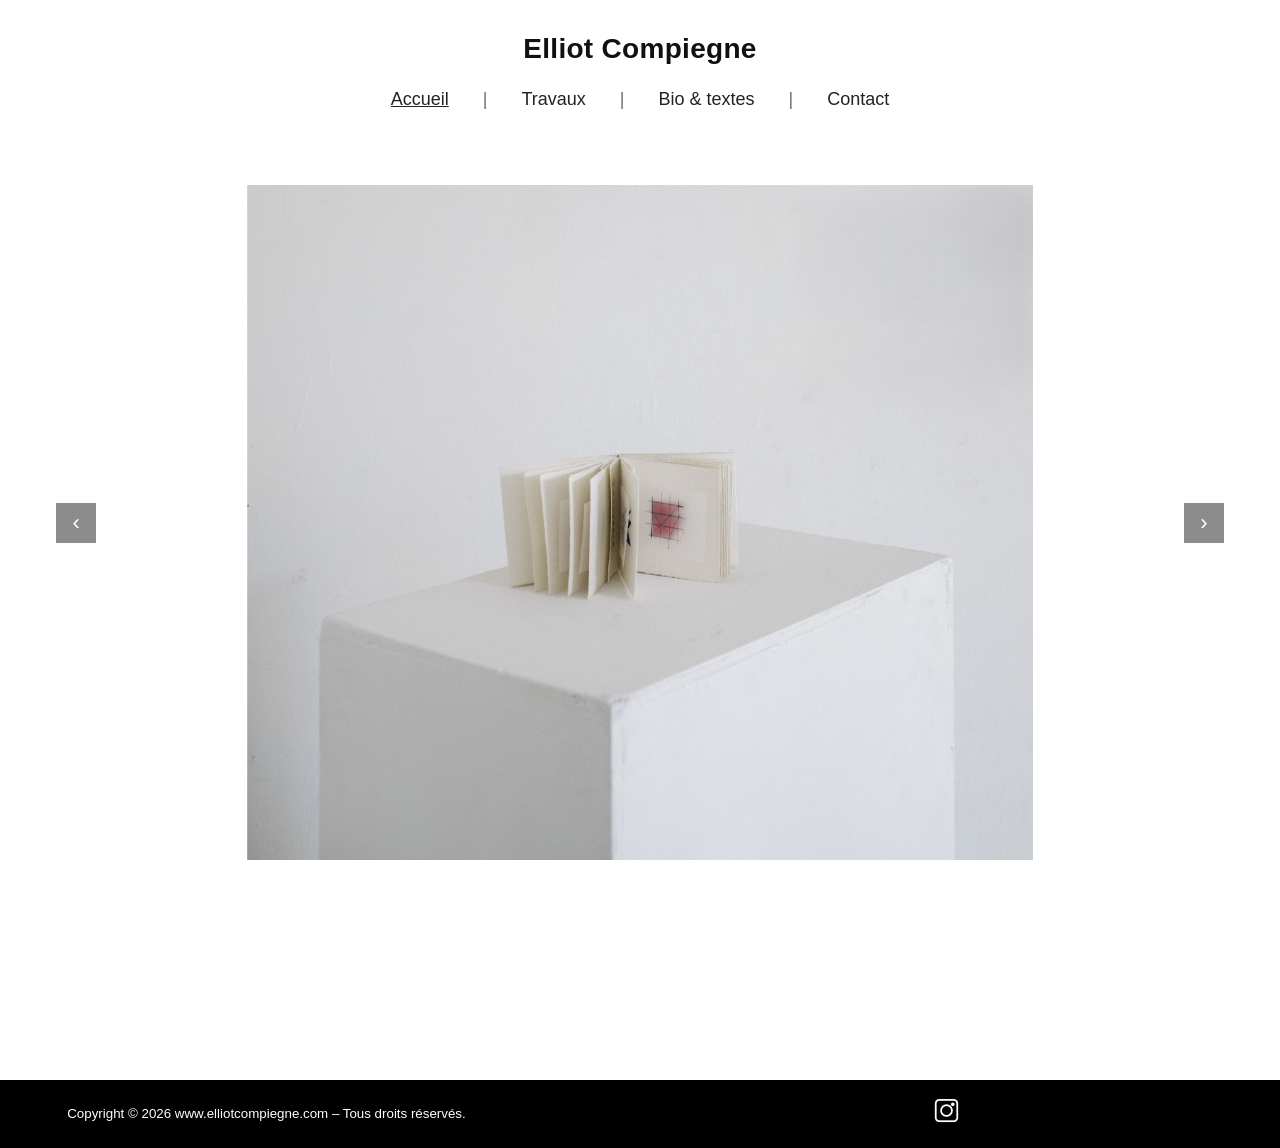
<file: index.html>
<!doctype html>
<html lang="fr">
<head>
  <meta charset="utf-8" />
  <meta name="viewport" content="width=device-width,initial-scale=1" />
  <title>Elliot Compiegne – Accueil</title>
  <link rel="stylesheet" href="css/style.css" />
</head>
<body class="page-accueil">
  <header class="site-header">
    <h1 class="artist-name">Elliot Compiegne</h1>
    <nav class="main-nav">
      <a href="index.html" class="is-active">Accueil</a>
      <span class="sep">|</span>
      <a href="travaux.html">Travaux</a>
      <span class="sep">|</span>
      <a href="bio.html">Bio & textes</a>
      <span class="sep">|</span>
      <a href="contact.html">Contact</a>
    </nav>
  </header>

  <main class="container">
    <!--
      DIAPORAMA : 
      - Remplace les <img> par tes fichiers (max 10–15 images).
      - Hauteur/largeur du "bloc" se gèrent dans CSS (.home-slider).
      - Chaque image peut pointer vers un travail spécifique via l'ancre (#id)
        pour ouvrir directement son détail dans la page Travaux.
    -->
    <section class="home-slider" aria-label="Aperçu de travaux">
      <div class="slides">
        <a href="travaux.html#1" class="slide">
          <img src="edition/edition.jpg" alt="1" />
        </a>
        <a href="travaux.html#2" class="slide">
          <img src="vues-densemble/noir-et-blanc-vue-densembke.jpg" alt="2" />
        </a>
        <a href="travaux.html#3" class="slide">
          <img src="dessin-gravure/dessin-1.JPG" alt="3" />
        </a>
        <a href="travaux.html#4" class="slide">
          <img src="ludus/ludus-ensemble.jpg" alt="4" />
        </a>
        <a href="travaux.html#5" class="slide">
          <img src="monotypes/chemins-detail.jpg" alt="5" />
        </a>
        <a href="travaux.html#6" class="slide">
          <img src="repertoire-formel-n1/r1-dessin-6.jpg" alt="6" />
        </a>
        <a href="travaux.html#7" class="slide">
          <img src="araignees/araignee-1.jpg" alt="7" />
        </a>
        <a href="travaux.html#8" class="slide">
          <img src="hypotheses/03.jpg" alt="8" />
        </a>
        <a href="travaux.html#9" class="slide">
          <img src="monotypes/couleurs.jpg" alt="9" />
        </a>
        <a href="travaux.html#10" class="slide">
          <img src="ludus/ludus-estampe-2.jpg" alt="10" />
        </a>
        <a href="travaux.html#11" class="slide">
          <img src="hypotheses/09.jpg" alt="11" />
        </a>
        <a href="travaux.html#12" class="slide">
          <img src="hypotheses/06.jpg" alt="12" />
        </a>
        <a href="travaux.html#13" class="slide">
          <img src="monotypes/eccorce-detail.jpg" alt="13" />
        </a>
        <!-- Ajoute/retire des <a class="slide"> au besoin -->
      </div>
      <button class="nav prev" aria-label="Image précédente">‹</button>
      <button class="nav next" aria-label="Image suivante">›</button>
    </section>

    <!-- Petit espace pour que le footer ne soit PAS visible sans scroller -->
    <div class="push"></div>
  </main>

  <footer class="site-footer">
    <div class="footer-inner">
      <small>Copyright © <span data-year></span> www.elliotcompiegne.com – Tous droits réservés.</small>
      <a class="mail" href="mailto:ton.adresse@mail.com"></a>
      <a class="instagram" href="https://www.instagram.com/elliotcompiegne/"><img src="icones/insta3.jpg" alt="logo-instagram"></a> 
        <!-- Icône Instagram en SVG (modifiable) -->
        <svg viewBox="0 0 24 24" width="20" height="20" aria-hidden="true">
          <path d="M7 2h10a5 5 0 0 1 5 5v10a5 5 0 0 1-5 5H7a5 5 0 0 1-5-5V7a5 5 0 0 1 5-5zm0 2a3 3 0 0 0-3 3v10a3 3 0 0 0 3 3h10a3 3 0 0 0 3-3V7a3 3 0 0 0-3-3H7zm5 3.5a5.5 5.5 0 1 1 0 11.001 5.5 5.5 0 0 1 0-11zM18 6.5a1 1 0 1 1 0 2.001 1 1 0 0 1 0-2z"/>
        </svg>
      
    </div>
  </footer>

  <script src="js/main.js"></script>
</body>
</html>
</file>
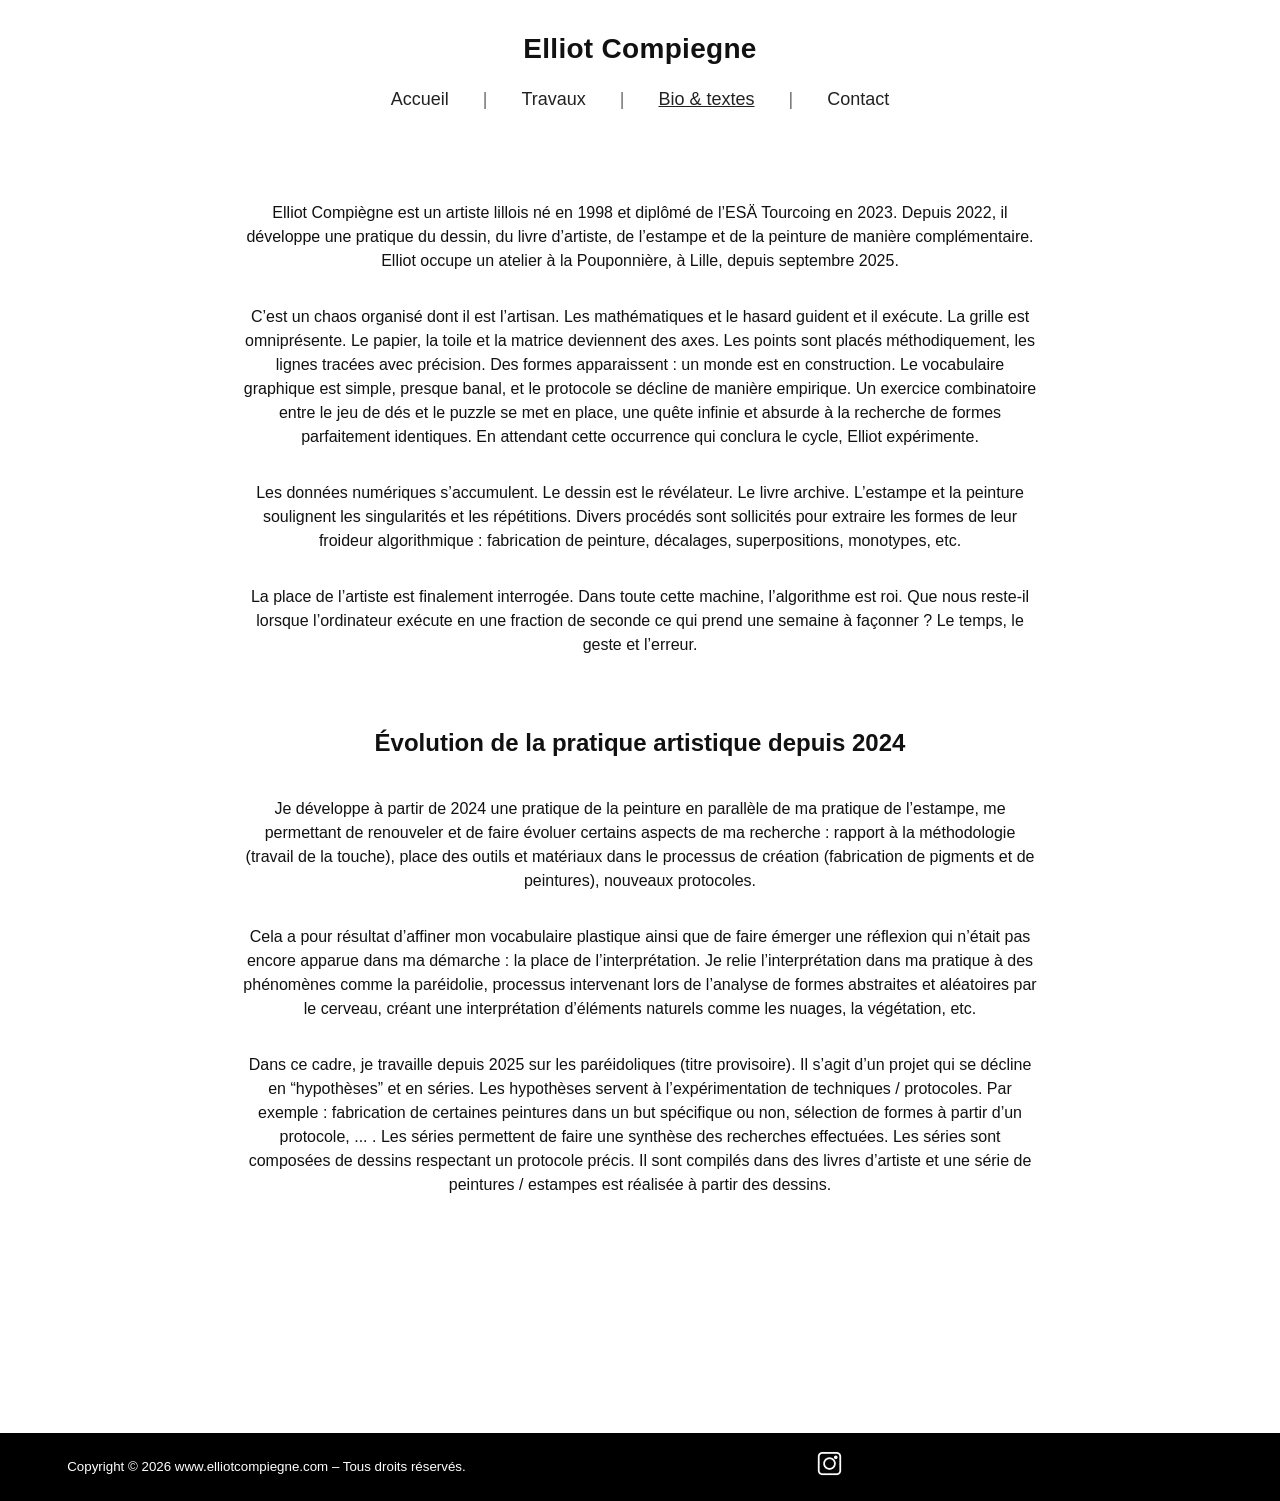
<file: bio.html>
<!doctype html>
<html lang="fr">
<head>
  <meta charset="utf-8" />
  <meta name="viewport" content="width=device-width,initial-scale=1" />
  <title>Elliot Compiegne – Bio</title>
  <link rel="stylesheet" href="css/style.css" />
</head>
<body class="page-texte">
  <header class="site-header">
    <h1 class="artist-name">Elliot Compiegne</h1>
    <nav class="main-nav">
      <a href="index.html">Accueil</a>
      <span class="sep">|</span>
      <a href="travaux.html">Travaux</a>
      <span class="sep">|</span>
      <a href="bio.html" class="is-active">Bio & textes</a>
      <span class="sep">|</span>
      <a href="contact.html">Contact</a>
    </nav>
  </header>

  <main class="container">
    <section class="text-block">
      <!--
        AJOUTE TON TEXTE ICI : titres (<h2>), paragraphes (<p>), images (<img>).
        Toutes les images à l'intérieur de .text-block sont centrées et ne dépassent pas la largeur du bloc.
      -->
      
      <p>Elliot Compiègne est un artiste lillois né en 1998 et diplômé de l’ESÄ Tourcoing en 2023. Depuis 2022, il développe une pratique du dessin, du livre d’artiste, de l’estampe et de la peinture de manière complémentaire. Elliot occupe un atelier à la Pouponnière, à Lille, depuis septembre 2025.</p>
      <p>C’est un chaos organisé dont il est l’artisan. Les mathématiques et le hasard guident et il exécute. La grille est omniprésente. Le papier, la toile et la matrice deviennent des axes. Les points sont placés méthodiquement, les lignes tracées avec précision. Des formes apparaissent : un monde est en construction. Le vocabulaire graphique est simple, presque banal, et le protocole se décline de manière empirique. Un exercice combinatoire entre le jeu de dés et le puzzle se met en place, une quête infinie et absurde à la recherche de formes parfaitement identiques. En attendant cette occurrence qui conclura le cycle, Elliot expérimente.</p>
      <p>Les données numériques s’accumulent. Le dessin est le révélateur. Le livre archive. L’estampe et la peinture soulignent les singularités et les répétitions. Divers procédés sont sollicités pour extraire les formes de leur froideur algorithmique : fabrication de peinture, décalages, superpositions, monotypes, etc.</p>
      <p>La place de l’artiste est finalement interrogée. Dans toute cette machine, l’algorithme est roi. Que nous reste-il lorsque l’ordinateur exécute en une fraction de seconde ce qui prend une semaine à façonner ? Le temps, le geste et l’erreur.</p>
      <p></p>
      <h2>Évolution de la pratique artistique depuis 2024</h2>
      <p>Je développe à partir de 2024 une pratique de la peinture en parallèle de ma pratique de l’estampe, me permettant de renouveler et de faire évoluer certains aspects de ma recherche : rapport à la méthodologie (travail de la touche), place des outils et matériaux dans le processus de création (fabrication de pigments et de peintures), nouveaux protocoles.</p>
      <p>Cela a pour résultat d’affiner mon vocabulaire plastique ainsi que de faire émerger une réflexion qui n’était pas encore apparue dans ma démarche : la place de l’interprétation. Je relie l’interprétation dans ma pratique à des phénomènes comme la paréidolie, processus intervenant lors de l’analyse de formes abstraites et aléatoires par le cerveau, créant une interprétation d’éléments naturels comme les nuages, la végétation, etc.</p>
      <p>Dans ce cadre, je travaille depuis 2025 sur les paréidoliques (titre provisoire). Il s’agit d’un projet qui se décline en “hypothèses” et en séries. Les hypothèses servent à l’expérimentation de techniques / protocoles. Par exemple : fabrication de certaines peintures dans un but spécifique ou non, sélection de formes à partir d’un protocole, ... . Les séries permettent de faire une synthèse des recherches effectuées. Les séries sont composées de dessins respectant un protocole précis. Il sont compilés dans des livres d’artiste et une série de peintures / estampes est réalisée à partir des dessins.</p>
            <!-- <img src="images/bio/portrait.jpg" alt="Portrait" /> -->
    </section>
    <div class="push"></div>
  </main>

  <footer class="site-footer">
    <div class="footer-inner">
      <small>Copyright © <span data-year></span> www.elliotcompiegne.com – Tous droits réservés.</small>
      <!--<a class="mail" href="mailto:ton.adresse@mail.com">elliotcompiegne@gmail.com</a>-->
      <a class="instagram" href="https://www.instagram.com/elliotcompiegne/"><img src="icones/insta3.jpg" alt="QR-code-instagram"> </a>
        <svg viewBox="0 0 24 24" width="20" height="20" aria-hidden="true"><path d="M7 2h10a5 5 0 0 1 5 5v10a5 5 0 0 1-5 5H7a5 5 0 0 1-5-5V7a5 5 0 0 1 5-5zm0 2a3 3 0 0 0-3 3v10a3 3 0 0 0 3 3h10a3 3 0 0 0 3-3V7a3 3 0 0 0-3-3H7zm5 3.5a5.5 5.5 0 1 1 0 11.001 5.5 5.5 0 0 1 0-11zM18 6.5a1 1 0 1 1 0 2.001 1 1 0 0 1 0-2z"/></svg>
      
    </div>
  </footer>
  <script src="js/main.js"></script>
</body>
</html>
</file>
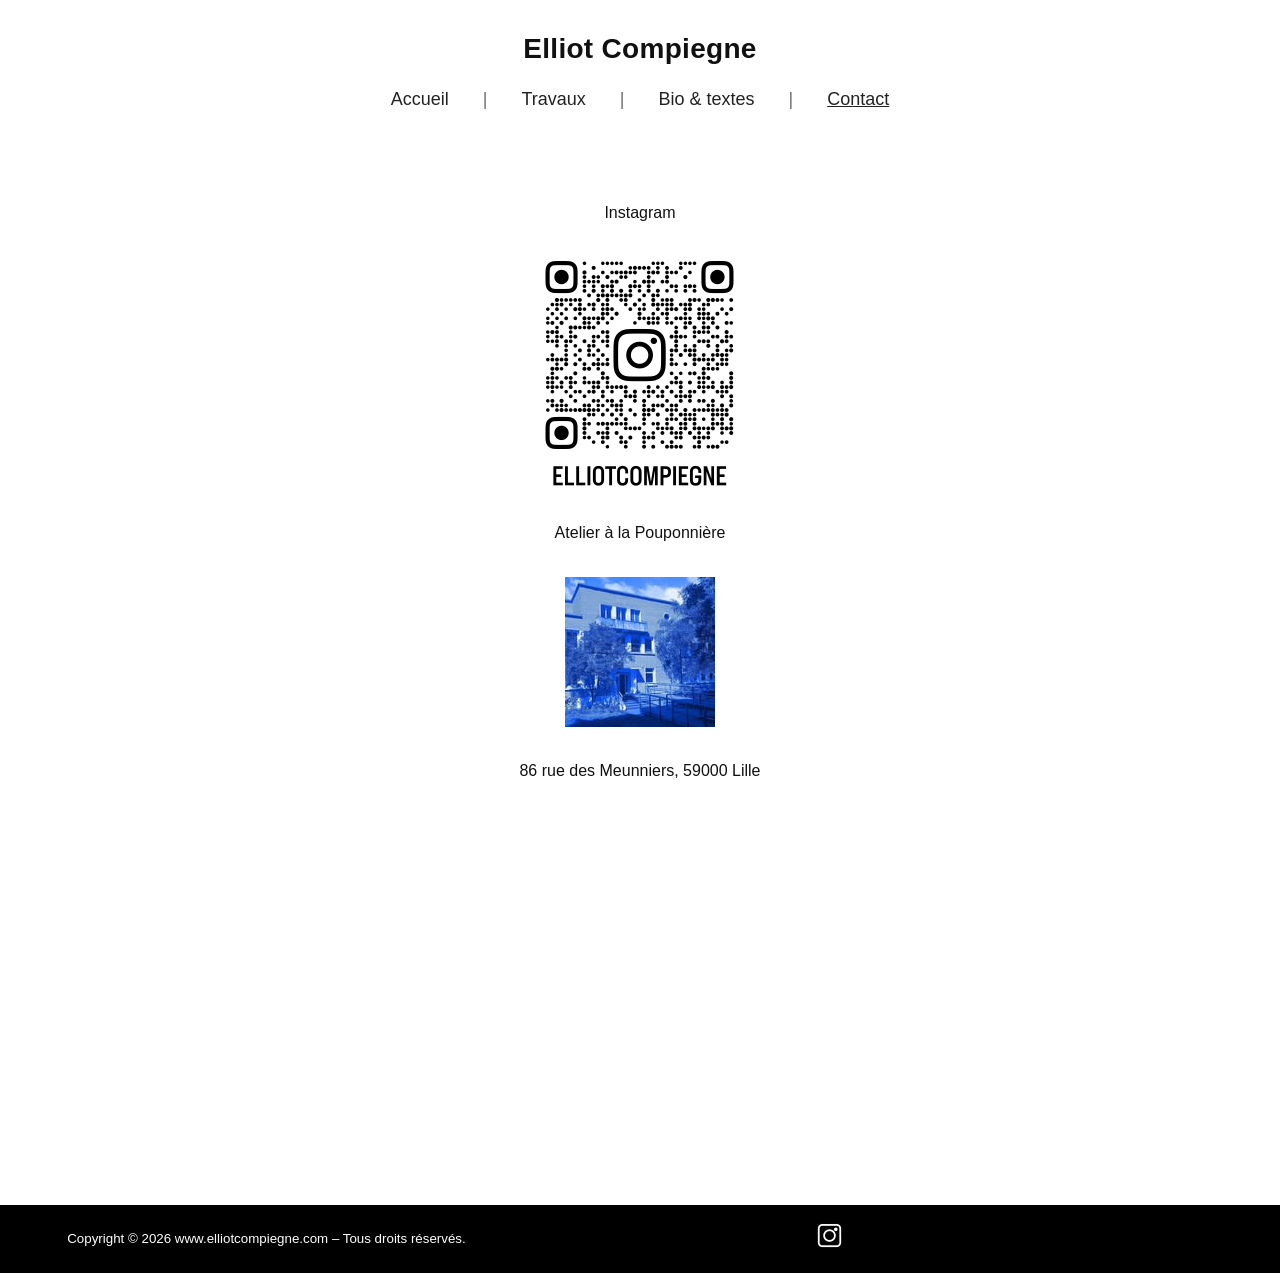
<file: contact.html>
<!doctype html>
<html lang="fr">
<head>
  <meta charset="utf-8" />
  <meta name="viewport" content="width=device-width,initial-scale=1" />
  <title>Elliot Compiegne – Contact</title>
  <link rel="stylesheet" href="css/style.css" />
</head>
<body class="page-texte">
  <header class="site-header">
    <h1 class="artist-name">Elliot Compiegne</h1>
    <nav class="main-nav">
      <a href="index.html">Accueil</a>
      <span class="sep">|</span>
      <a href="travaux.html">Travaux</a>
      <span class="sep">|</span>
      <a href="bio.html">Bio & textes</a>
      <span class="sep">|</span>
      <a href="contact.html" class="is-active">Contact</a>
    </nav>
  </header>

  <main class="container">
    <section class="text-block">
      <!--<h2>Contact</h2> -->
      <!-- Modifie les liens/texte ci-dessous -->
      <!-- <p>Mail : <a href="mailto:ton.adresse@mail.com">elliotcompiegne@gmail.com</a></p> -->
       <p>Instagram</p>
      <a class="instagram" href="https://www.instagram.com/elliotcompiegne/"><img src="icones/elliotcompiegne_qrcode.png" alt="QR-code-instagram"></a>
     <!-- <p>Instagram : <a href="https://www.instagram.com/ton_compte/" target="_blank" rel="noopener">@elliotcompiegne</a></p> -->
      <p>Atelier à la Pouponnière</p>
      <a class="instagram" href="https://www.instagram.com/pouponniere_lille/"><img src="icones/poupo.jpg" alt="instagram-pouponnière"></a>
      <p>86 rue des Meunniers, 59000 Lille </p>
    </section>
    <div class="push"></div>
  </main>

  <footer class="site-footer">
    <div class="footer-inner">
      <small>Copyright © <span data-year></span> www.elliotcompiegne.com – Tous droits réservés.</small>
      <!--<a class="mail" href="mailto:ton.adresse@mail.com">elliotcompiegne@gmail.com</a> -->
      <a class="instagram" href="https://www.instagram.com/elliotcompiegne/"><img src="icones/insta3.jpg" alt="logo-instagram"></a>
        <svg viewBox="0 0 24 24" width="20" height="20" aria-hidden="true"><path d="M7 2h10a5 5 0 0 1 5 5v10a5 5 0 0 1-5 5H7a5 5 0 0 1-5-5V7a5 5 0 0 1 5-5zm0 2a3 3 0 0 0-3 3v10a3 3 0 0 0 3 3h10a3 3 0 0 0 3-3V7a3 3 0 0 0-3-3H7zm5 3.5a5.5 5.5 0 1 1 0 11.001 5.5 5.5 0 0 1 0-11zM18 6.5a1 1 0 1 1 0 2.001 1 1 0 0 1 0-2z"/></svg>
      
    </div>
  </footer>
  <script src="js/main.js"></script>
</body>
</html>
</file>
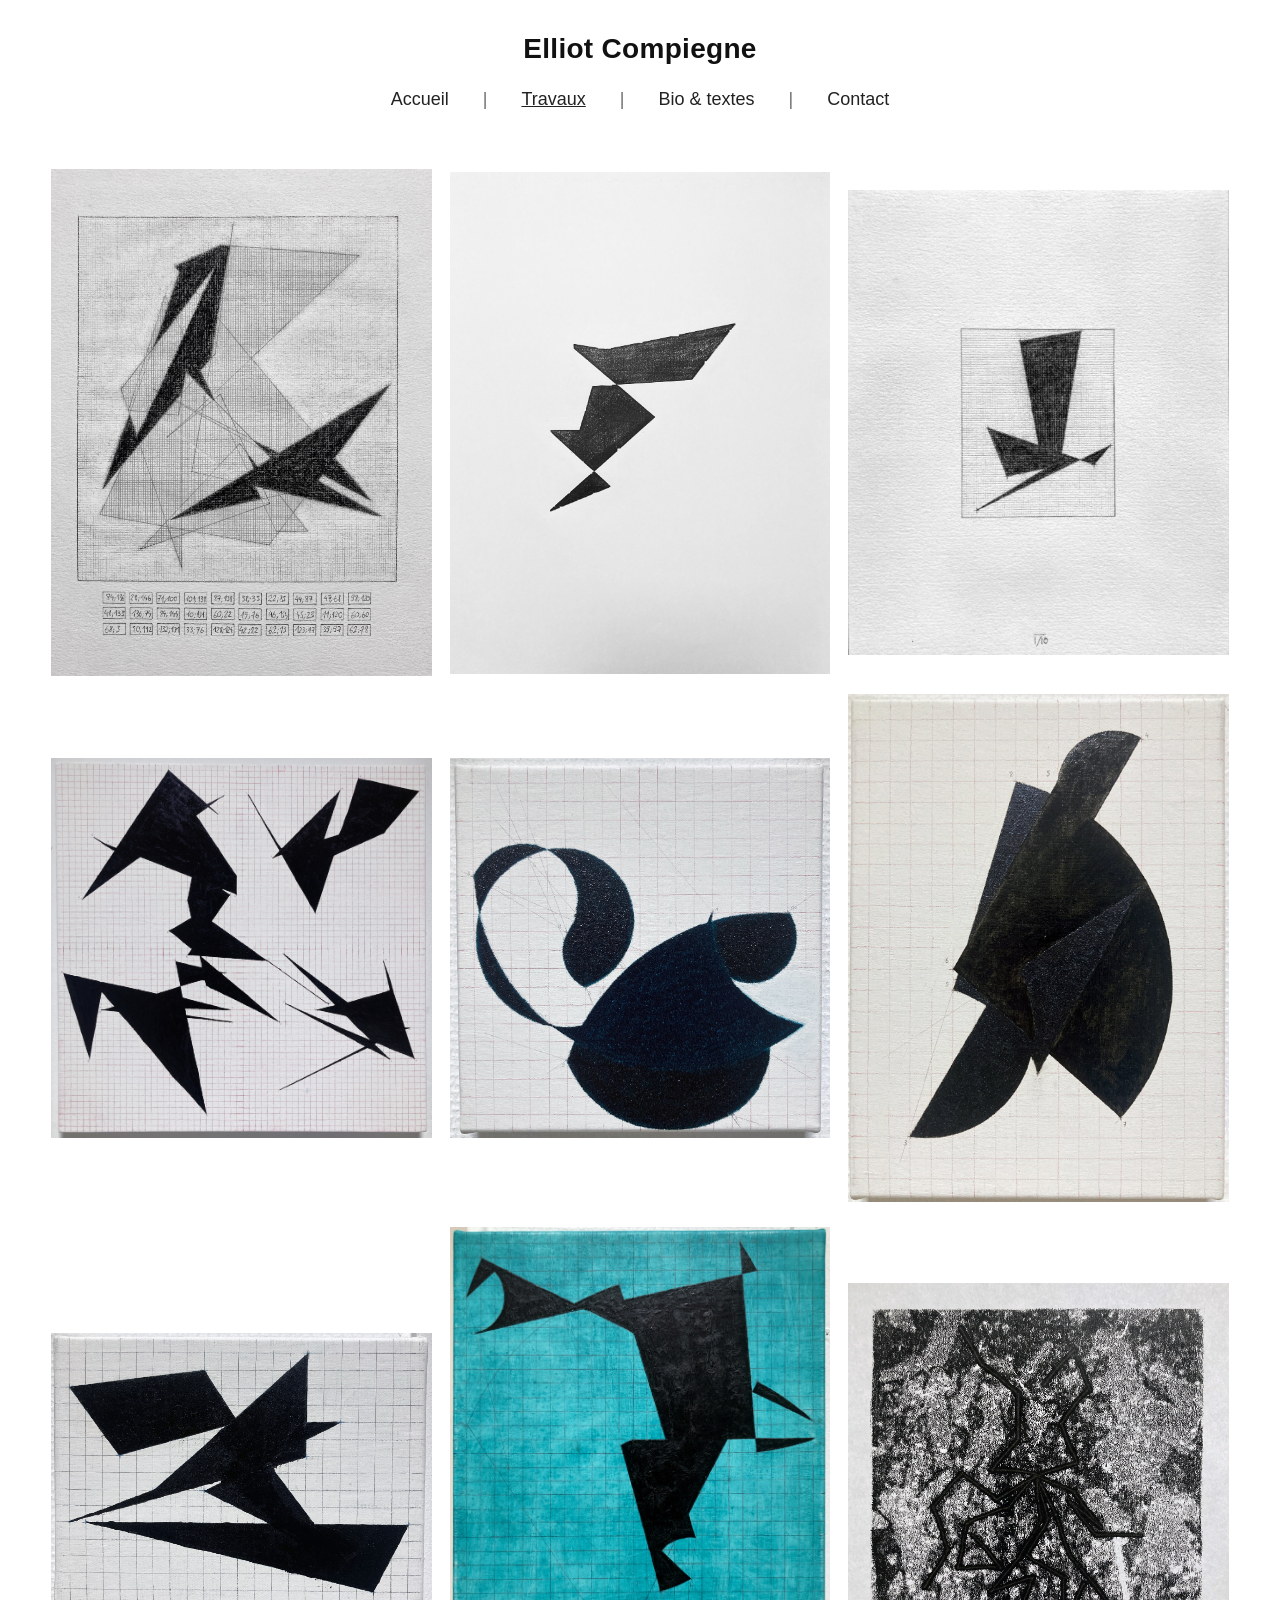
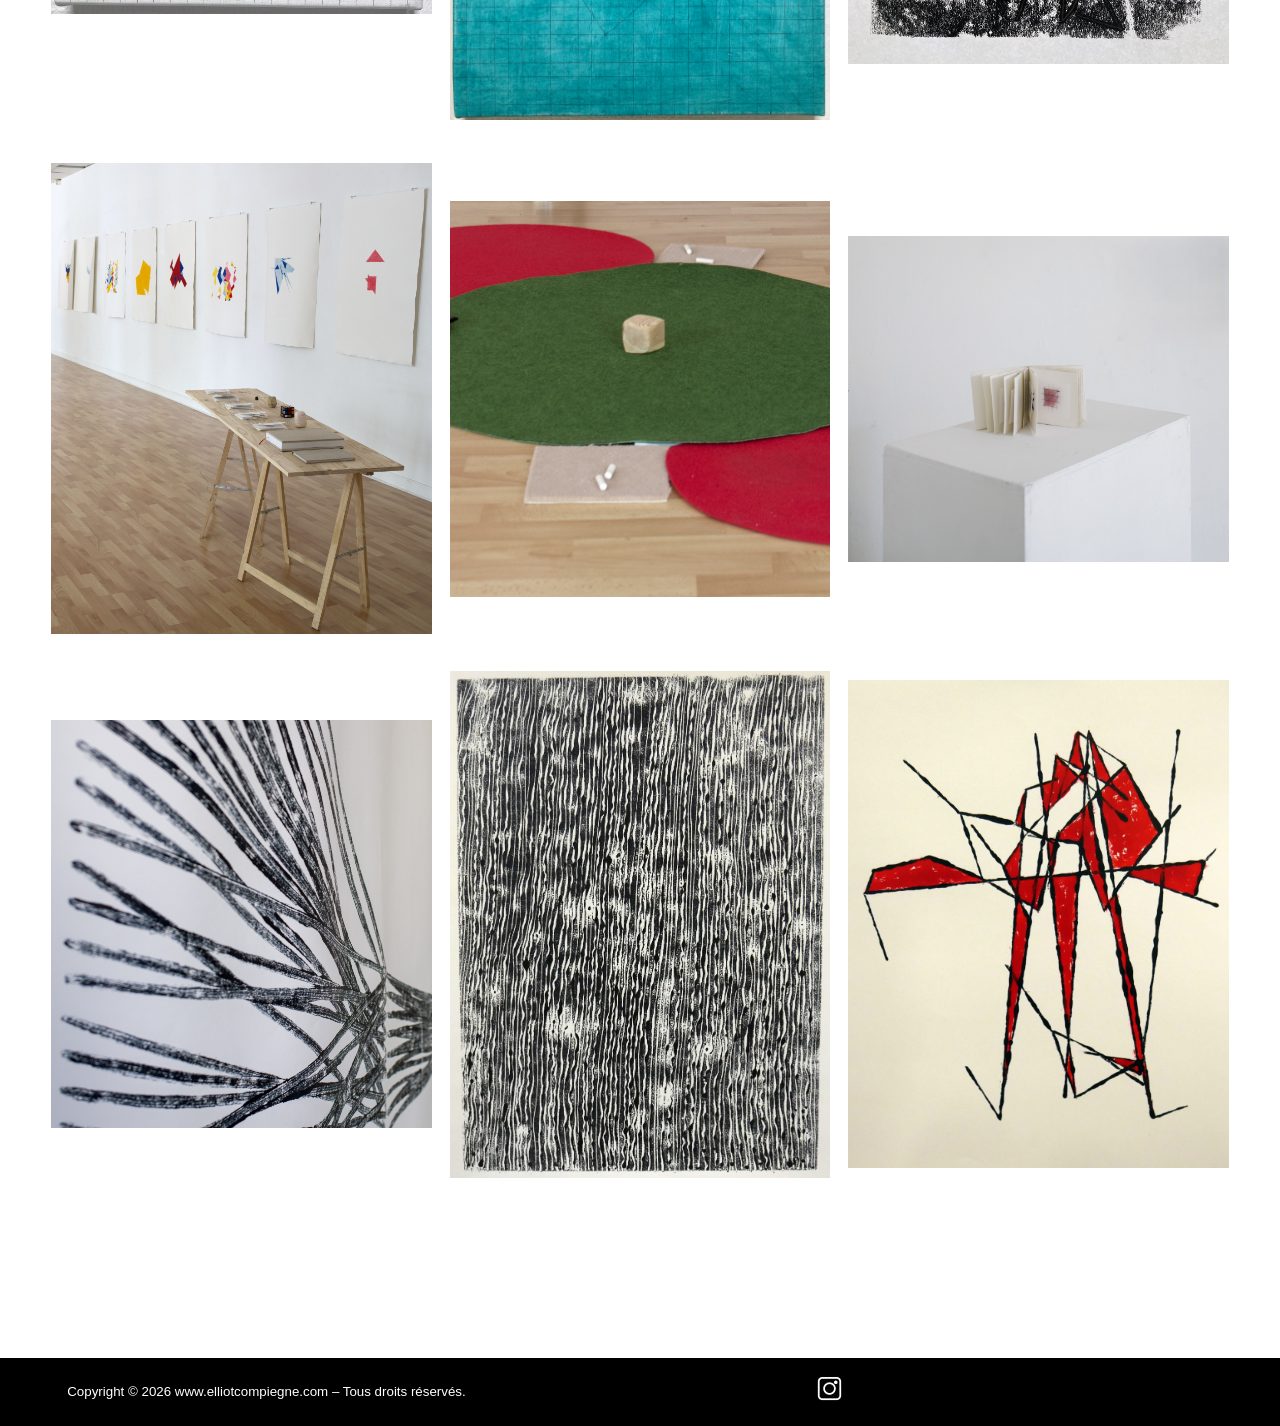
<file: travaux.html>
<!doctype html>
<html lang="fr">
<head>
  <meta charset="utf-8" />
  <meta name="viewport" content="width=device-width,initial-scale=1" />
  <title>Elliot Compiegne – Travaux</title>
  <link rel="stylesheet" href="css/style.css" />
</head>
<body class="page-travaux">
  <header class="site-header">
    <h1 class="artist-name">Elliot Compiegne</h1>
    <nav class="main-nav">
      <a href="index.html">Accueil</a>
      <span class="sep">|</span>
      <a href="travaux.html" class="is-active">Travaux</a>
      <span class="sep">|</span>
      <a href="bio.html">Bio & textes</a>
      <span class="sep">|</span>
      <a href="contact.html">Contact</a>
    </nav>
  </header>

  <main class="container">
    <!-- MOSAÏQUE – 3 colonnes desktop / 2 tablette / 1 mobile -->
    <section class="works-grid" aria-label="Liste des travaux">
      <!-- === TRAVAIL 1 === -->
      <article class="work" id="dessin-1">
        <button class="thumb" data-work="dessin-1" aria-label="Ouvrir le détail du dessin-1">
          <img src="dessin-gravure/dessin-1.JPG" alt="dessin-1" />
        </button>

        <!-- Détail caché (éditable facilement) -->
        <template id="detail-dessin-1">
          <div class="detail-content">
            <div class="detail-media">
              <!-- 1 à N images : ajoute d'autres <img> si besoin -->
              <img src="dessin-gravure/dessin-1.JPG" alt="dessin-1" />
            <figcaption class="legend">
              <!-- LÉGENDE / TITRE DU PROJET -->
              <strong>Pareidolique</strong>, 2026, gaufrage, graphite et fusain sur papier, 16x14cm
            </figcaption>

            <!-- ajout de texte descriptif : -- <div class="detail-text"><p>Texte descriptif</p></div> -- -->


              <img src="dessin-gravure/gravure-1.jpg" alt="gravure-1" />
              <!-- <img src="images/travaux/travail-1-2.jpg" alt="..." /> -->
               <figcaption class="legend">2025, gravure sur bois, 32x28cm</figcaption>
            </div>
          </div>
        </template>
      </article>

      <!-- === TRAVAIL 2 (copie/colle, change les chemins/ids) === -->
      <article class="work" id="estampe-1">
        <button class="thumb" data-work="estampe-1" aria-label="Ouvrir le détail du estampe-1">
          <img src="dessin-gravure/estampe-1.jpg" alt="estampe-1" />
        </button>
        <template id="detail-estampe-1">
          <div class="detail-content">
            <div class="detail-media">
              <img src="dessin-gravure/estampe-1.jpg" alt="estampe-1 – estampe-1" />
            <figcaption class="legend"><strong>Bois quadrillé n°1</strong>, 2025, encre sur papier, 32x28cm (matrice)</figcaption>
            <div class="detail-text"><p>Ces estampes sont le résultat d’une recherche en cours autour de la grille, élément essentiel dans mon travail étant donné que mes protocoles se basent sur des numéros convertis en coordonnées x/y. Pour cette gravure et d’autres à venir, je réalise une grille à l’aide d’un cutter, puis la forme à graver avec le même procédé. Il ne me reste plus qu’à retirer la matière à l’aide d’une gouge, en contrôlant autant que possible les accidents surgissants lorsque les « tuiles de bois sautent ».</p></div>
              <img src="dessin-gravure/estampe-2.jpg" alt="estampe-2 – estampe-2" />
            <figcaption class="legend"><strong>Bois quadrillé n°1</strong>, 2025, encre sur papier, 32x28cm (matrice)</figcaption>
              <img src="dessin-gravure/gravure-2.jpg" alt="gravure-2 – gravure-2" />
            <figcaption class="legend"><strong>Bois quadrillé n°1</strong>, 2025, gravure sur bois, 32x28cm (matrice)</figcaption>
              <img src="dessin-gravure/dessin-2.jpg" alt="dessin-2 – dessin-2" />
            <figcaption class="legend">2025, dessin gaufrage, graphite et fusain sur papier, 8x7cm</figcaption>
              <img src="dessin-gravure/dessin-prep.jpg" alt="dessin-prep – dessin-prep" />
            <figcaption class="legend">dessin préparatoire</figcaption>
            </div>
            
          </div>
        </template>
      </article>

            <article class="work" id="repertoire-formel-n1">
        <button class="thumb" data-work="repertoire-formel-n1" aria-label="Ouvrir le détail du repertoire-formel-n1">
          <img src="repertoire-formel-n1/r1-dessin-1.jpg" alt="r1-dessin-1" />
        </button>
        <template id="detail-repertoire-formel-n1">
          <div class="detail-content">
            <div class="detail-media">
              <img src="repertoire-formel-n1/r1-dessin-1.jpg" alt="r1-dessin-1" />
            <figcaption class="legend"><strong>Répertoire formel n°1, dessin 1/10</strong>, 2025, gaufrage, graphite et fusain sur papier, 8x6,5cm</figcaption>
            <!-- ajout de texte descriptif : -- <div class="detail-text"><p>Texte descriptif</p></div> -- -->
              <img src="repertoire-formel-n1/r1-dessin-5.jpg" alt="r1-dessin-5" />
            <figcaption class="legend"><strong>Répertoire formel n°1, dessin 5/10</strong>, 2025, gaufrage, graphite et fusain sur papier, 8x6,5cm</figcaption>
              <img src="repertoire-formel-n1/r1-tirage-1.jpg" alt="r1-tirage-1" />
            <figcaption class="legend"><strong>Répertoire formel n°1, tirage 1 à 5</strong>, 2025, graphite sur papier, 8x6,5cm</figcaption>
          </div>
          </div>
        </template>
      </article>

                  <article class="work" id="03">
        <button class="thumb" data-work="03" aria-label="Ouvrir le détail du 03">
          <img src="hypotheses/03.jpg" alt="03" />
        </button>
        <template id="detail-03">
          <div class="detail-content">
            <div class="detail-media">
              <img src="hypotheses/03.jpg" alt="Visuel – 03" />
            </div>
            <figcaption class="legend"><strong>Hypothèse pareidolique</strong>, 2025, peinture à l'huile, encre offset, pigment sur toile, 60x60cm</figcaption>
            <!-- ajout de texte descriptif : -- <div class="detail-text"><p>Texte descriptif</p></div> -- -->
          </div>
        </template>
      </article>

                        <article class="work" id="05">
        <button class="thumb" data-work="05" aria-label="Ouvrir le détail du 05">
          <img src="hypotheses/05.jpg" alt="05" />
        </button>
        <template id="detail-05">
          <div class="detail-content">
            <div class="detail-media">
              <img src="hypotheses/05.jpg" alt="Visuel – 05" />
            <figcaption class="legend"><strong>Hypothèse pareidolique</strong>, 2025, peinture à l'huile, encre offset, pigment sur toile, 20x20cm</figcaption>
              <img src="hypotheses/06.jpg" alt="Visuel – 06" />
            <figcaption class="legend"><strong>Hypothèse pareidolique</strong>, 2025, peinture à l'huile, encre offset, pigment sur toile, 20x20cm</figcaption>
            <!-- ajout de texte descriptif : -- <div class="detail-text"><p>Texte descriptif</p></div> -- -->
            </div>
          </div>
        </template>
      </article>

                        <article class="work" id="07">
        <button class="thumb" data-work="07" aria-label="Ouvrir le détail du 07">
          <img src="hypotheses/07.jpg" alt="07" />
        </button>
        <template id="detail-07">
          <div class="detail-content">
            <div class="detail-media">
              <img src="hypotheses/07.jpg" alt="Visuel – 07" />           
            <figcaption class="legend"><strong>Hypothèse pareidolique</strong>, 2025, peinture à l'huile, encre offset, pigment sur toile, 24x18cm</figcaption>
              <img src="hypotheses/08.jpg" alt="Visuel – 08" />
            <figcaption class="legend"><strong>Hypothèse pareidolique</strong>, 2025, peinture à l'huile, encre offset, pigment sur toile, 24x18cm</figcaption>
            <!-- ajout de texte descriptif : -- <div class="detail-text"><p>Texte descriptif</p></div> -- -->
          </div>
          </div>
        </template>
      </article>

                        <article class="work" id="02">
        <button class="thumb" data-work="02" aria-label="Ouvrir le détail du 02">
          <img src="hypotheses/02.jpg" alt="02" />
        </button>
        <template id="detail-02">
          <div class="detail-content">
            <div class="detail-media">
              <img src="hypotheses/02.jpg" alt="Visuel – 02" />
            <figcaption class="legend"><strong>Hypothèse pareidolique</strong>, 2025, peinture à l’huile sur toile, 16x22 cm</figcaption>
              <img src="hypotheses/01.jpg" alt="Visuel – 01" />
            <figcaption class="legend">étape de travail</figcaption>
            <!-- ajout de texte descriptif : -- <div class="detail-text"><p>Texte descriptif</p></div> -- -->
          </div>
          </div>
        </template>
      </article>

                        <article class="work" id="09">
        <button class="thumb" data-work="09" aria-label="Ouvrir le détail du 09">
          <img src="hypotheses/09.jpg" alt="09" />
        </button>
        <template id="detail-09">
          <div class="detail-content">
            <div class="detail-media">
              <img src="hypotheses/09.jpg" alt="Visuel – 09" />
            <figcaption class="legend"><strong>Hypothèse pareidolique</strong>, 2025, peinture à l'huile, encre offset, pigment sur toile, 35x27 cm</figcaption>
            <!-- ajout de texte descriptif : -- <div class="detail-text"><p>Texte descriptif</p></div> -- -->
          </div>
          </div>
        </template>
      </article>

                        <article class="work" id="araignee-1">
        <button class="thumb" data-work="araignee-1" aria-label="Ouvrir le détail du araignee-1">
          <img src="araignees/araignee-1.jpg" alt="araignee-1" />
        </button>
        <template id="detail-araignee-1">
          <div class="detail-content">
            <div class="detail-media">
              <img src="araignees/araignee-1.jpg" alt="Visuel – araignee-1" />
            <figcaption class="legend"><strong>araignée</strong>, monotypes sur papier de soie, 10x10cm, 2024</figcaption>
              <img src="araignees/araignee-2.jpg" alt="Visuel – araignee-2" />
            <figcaption class="legend"><strong>araignée</strong>, monotypes sur papier de soie, 10x10cm, 2024</figcaption>
              <img src="araignees/araignee-3.jpg" alt="Visuel – araignee-3" />
            <figcaption class="legend"><strong>araignée</strong>, monotypes sur papier de soie, 10x10cm, 2024</figcaption>
              <img src="araignees/araignee-4.jpg" alt="Visuel – araignee-4" />
            <figcaption class="legend"><strong>araignée</strong>, monotypes sur papier de soie, 10x10cm, 2024</figcaption>
            <!-- ajout de texte descriptif : -- <div class="detail-text"><p>Texte descriptif</p></div> -- -->
          </div>
          </div>
        </template>
      </article>

                        <article class="work" id="ludus-ensemble-2">
        <button class="thumb" data-work="ludus-ensemble-2" aria-label="Ouvrir le détail du ludus-ensemble-2">
          <img src="ludus/ludus-ensemble-2.jpg" alt="ludus-ensemble-2" />
        </button>
        <template id="detail-ludus-ensemble-2">
          <div class="detail-content">
            <div class="detail-media">
              <img src="ludus/ludus-ensemble.jpg"/>
            <figcaption class="legend"><strong>Ludus Formethodicus</strong>, 2023, vue d'ensemble</figcaption>
            <div class="detail-text"><p>Ludus Formethodicus est le principal projet réalisé en 2023. Celui-ci est une synthèse de mon travail plastique présentant l’évolution de ma démarche et les techniques utilisées. Ce projet est composé de cinq séries de trois estampes, réalisées à l’aide de cinq dés différents, donc de cinq bases de données numériques différentes. Il comporte aussi un Livre des jeux, ouvrage documentant le processus.</p></div>
              <img src="ludus/ludus-estampe-1.jpg"/>
            <figcaption class="legend"><strong>Ludus Formethodicus</strong>, 2023, estampe, encre sur papier, 120x80cm</figcaption>
              <img src="ludus/ludus-estampe-2.jpg"/>
            <figcaption class="legend"><strong>Ludus Formethodicus</strong>, 2023, estampe, encre sur papier, 120x80cm</figcaption>
              <img src="ludus/ludus-estampe-3.jpg"/>
            <figcaption class="legend"><strong>Ludus Formethodicus</strong>, 2023, estampe, encre sur papier, 120x80cm</figcaption>
              <img src="ludus/ludus-table.jpg"/>
            <figcaption class="legend"><strong>Ludus Formethodicus</strong>, 2023, livre d'artiste et dés, dimensions variables</figcaption>
          </div>
          </div>
        </template>
      </article>

                              <article class="work" id="perf">
        <button class="thumb" data-work="perf" aria-label="Ouvrir le détail du perf">
          <img src="performance/detail-2.jpg" alt="perf" />
        </button>
        <template id="detail-perf">
          <div class="detail-content">
            <div class="detail-media">
              <img src="performance/detail.jpg" alt="Visuel – perf" />
            <figcaption class="legend"><strong>Jeu formel n°1</strong>, 2023, performance</figcaption>
            <div class="detail-text"><p>Jeux formel n°1 est le premier projet performatif que je réalise. Dans ce travail, plusieurs “équipes” de dessinateurs exploitent un protocole afin de réaliser une série de dessins à la craie. Chaque duo de dessinateurs dispose d’un dé sculpté différent, influençant alors les résultats de chaque équipe.</p></div>
              <img src="performance/tableau.jpg" alt="Visuel – perf" />
            <figcaption class="legend"><strong>Jeu formel n°1</strong>, 2023, craie sur tableau</figcaption>
            <img src="performance/tableau-detail.jpg" alt="Visuel – perf" />
              <figcaption class="legend"><strong>Jeu formel n°1</strong>, 2023, craie sur tableau</figcaption>
              <img src="performance/de.JPG" alt="Visuel – perf" />
            <figcaption class="legend"><strong>Jeu formel n°1</strong>, 2023, sculpture sur bois</figcaption>
          </div>
          </div>
        </template>
      </article>

                       <article class="work" id="edition">
        <button class="thumb" data-work="edition" aria-label="Ouvrir le détail du edition">
          <img src="edition/edition.jpg" alt="edition" />
        </button>
        <template id="detail-edition">
          <div class="detail-content">
            <div class="detail-media">
              <img src="edition/edition.jpg" alt="Visuel – edition" />
            <figcaption class="legend"><strong>Sans titre</strong>, 2023, livre d'artiste, monotypes sur papier, encre sur papier calque, 10x10cm</figcaption>
            <!-- ajout de texte descriptif : -- <div class="detail-text"><p>Texte descriptif</p></div> -- -->
          </div>
          </div>
        </template>
      </article>

                       <article class="work" id="chemins">
        <button class="thumb" data-work="chemins" aria-label="Ouvrir le détail du chemins">
          <img src="monotypes/chemins-detail-2.jpg" alt="chemins" />
        </button>
        <template id="detail-chemins">
          <div class="detail-content">
            <div class="detail-media">
              <img src="monotypes/chemins.jpg" alt="Visuel – chemins" />
            <figcaption class="legend"><strong>Chemins</strong>, 2022, monotypes sur papier, 500x200cm</figcaption>
              <img src="monotypes/chemins-detail.jpg" alt="Visuel – chemins" />
            <figcaption class="legend"><strong>Chemins</strong>, détail</figcaption>
            <!-- ajout de texte descriptif : -- <div class="detail-text"><p>Texte descriptif</p></div> -- -->
          </div>
          </div>
        </template>
      </article>

                             <article class="work" id="ecorces">
        <button class="thumb" data-work="ecorces" aria-label="Ouvrir le détail du ecorces">
          <img src="monotypes/eccorce-1.jpg" alt="ecorces" />
        </button>
        <template id="detail-ecorces">
          <div class="detail-content">
            <div class="detail-media">
              <img src="monotypes/eccorce-1.jpg" alt="Visuel – ecorces" />
            <figcaption class="legend"><strong>Sans titre</strong>, 2022, monotype sur papier, 65x50cm</figcaption>
              <img src="monotypes/eccorce-2.jpg" alt="Visuel – ecorces" />
            <figcaption class="legend"><strong>Sans titre</strong>, 2022, monotype sur papier, 65x50cm</figcaption>
              <img src="monotypes/eccorce-detail.jpg" alt="Visuel – ecorces" />
            <figcaption class="legend"><strong>Sans titre</strong>, détail</figcaption>
            <!-- ajout de texte descriptif : -- <div class="detail-text"><p>Texte descriptif</p></div> -- -->
          </div>
          </div>
        </template>
      </article>

                             <article class="work" id="mono-couleurs">
        <button class="thumb" data-work="mono-couleurs" aria-label="Ouvrir le détail du mono-couleurs">
          <img src="monotypes/couleurs.jpg" alt="mono-couleurs" />
        </button>
        <template id="detail-mono-couleurs">
          <div class="detail-content">
            <div class="detail-media">
              <img src="monotypes/couleurs.jpg" alt="Visuel – mono-couleurs" />
            <figcaption class="legend"><strong>Sans titre</strong>, 2022, monotype sur papier, 29x21cm</figcaption>
            <!-- ajout de texte descriptif : -- <div class="detail-text"><p>Texte descriptif</p></div> -- -->
          </div>
          </div>
        </template>
      </article>



      <!-- Duplique <article class="work"> autant que nécessaire -->
    </section>

    <div class="push"></div>
  </main>

  <!-- PANNEAU DÉTAIL (modale) -->
  <aside class="detail-panel" aria-hidden="true">
    <div class="detail-box" role="document">
      <button class="detail-close" aria-label="Fermer le détail">×</button>
      <button class="detail-prev" aria-label="Travail précédent">‹</button>
      <button class="detail-next" aria-label="Travail suivant">›</button>

      <div class="detail-scroll">
        <!-- Le contenu du <template> est injecté ici par JS -->
      </div>
    </div>
  </aside>

  <footer class="site-footer">
    <div class="footer-inner">
      <small>Copyright © <span data-year></span> www.elliotcompiegne.com – Tous droits réservés.</small>
      <!--<a class="mail" href="mailto:elliotcompiegne@gmail  .com">elliotcompiegne@gmail.com</a>-->
      <a class="instagram" href="https://www.instagram.com/elliotcompiegne/"><img src="icones/insta3.jpg" alt="logo-instagram"></a> 
        <svg viewBox="0 0 24 24" width="20" height="20" aria-hidden="true"><path d="M7 2h10a5 5 0 0 1 5 5v10a5 5 0 0 1-5 5H7a5 5 0 0 1-5-5V7a5 5 0 0 1 5-5zm0 2a3 3 0 0 0-3 3v10a3 3 0 0 0 3 3h10a3 3 0 0 0 3-3V7a3 3 0 0 0-3-3H7zm5 3.5a5.5 5.5 0 1 1 0 11.001 5.5 5.5 0 0 1 0-11zM18 6.5a1 1 0 1 1 0 2.001 1 1 0 0 1 0-2z"/></svg>
      
    </div>
  </footer>

  <script src="js/main.js"></script>
</body>
</html>
</file>
<file: css/style.css>
/* Reset de base + typographie */
* { box-sizing: border-box; }
html { overflow-y: scroll; } /* barre de défilement visible */
body {
  margin: 0;
  font-family: -apple-system, BlinkMacSystemFont, "Segoe UI", Roboto, Helvetica, Arial, sans-serif;
  line-height: 1.5;
  color: #111;
  background: #fff;
}

/* Header + navigation */
.site-header { padding: 28px 20px 10px; text-align: center; }
.artist-name { margin: 0 0 10px; font-weight: 700; font-size: 28px; letter-spacing: .3px; }
.main-nav { display: inline-flex; gap: 30px; align-items: center; font-size: 18px; }
.main-nav a { text-decoration: none; color: #222; padding: 6px 4px; }
.main-nav a.is-active { text-decoration: underline; }
.main-nav .sep { user-select: none; opacity: .6; }

/* Conteneur principal */
.container { width: min(1200px, 92vw); margin: 0 auto; padding: 16px 0 0; }

/* Petit espace pour que le footer ne soit pas visible immédiatement */
.push { height: 20vh; } /* AJUSTER : 10–30vh selon ton goût */

/* Footer noir */
.site-footer { background: #000; color: #fff; }
.site-footer .footer-inner {
  width: min(1200px, 92vw);
  margin: 0 auto;
  padding: 18px 16px;
  display: flex;
  gap: 20px;
  align-items: center;
  justify-content: space-between;
  flex-wrap: wrap;
}
.site-footer a { color: #fff; text-decoration: none; }
.site-footer .instagram svg { display: block; }

/* === ACCUEIL : bloc diaporama === */
.home-slider {
  position: relative;
  margin: 40px auto;
  width: 100%;
  height: auto;            /* AJUSTER hauteur du bloc */
  max-height: 75vh;         /* protège les petits écrans */
  overflow: hidden;
  background: #ffffff;
  display : flex;
  align-items: center;
  justify-content: center;
}
.home-slider .slides {
  display: flex;
  height: 100%;
  transition: transform .5s ease;
}
.home-slider .slide {
  min-width: 100%;
  height: auto;
  display: flex;
  align-items: center;
  justify-content: center;
}
.home-slider img {
  max-width: 100%;
  max-height: 75vh;
  object-fit: contain;  /* image centrée, jamais rognée */
  display: block;
  margin: 0;
}
.home-slider .nav {
  position: absolute; inset-block: 0; margin: auto 0;
  height: 40px; width: 40px; border: none; background: rgba(0,0,0,.45); color: #fff;
  cursor: pointer; font-size: 22px;
}
.home-slider .prev { left: 5px; }
.home-slider .next { right: 5px; }

/* === TRAVAUX : mosaïque === */
.works-grid {
  display: grid;
  grid-template-columns: repeat(3, 1fr);  /* AJUSTER nombre de colonnes desktop */
  gap: 18px;                               /* AJUSTER marges identiques */
  margin: 24px 0 0;
}
.work { background: #ffffff; aspect-ratio: 3 / 4; /* AJUSTER format des blocs */ position: relative; }
.work .thumb {
  appearance: none; border: 0; background: transparent; padding: 0; cursor: pointer; width: 100%; height: 100%;
  display: grid; place-items: center;
}
.work img {
  max-width: 100%; max-height: 100%;
  object-fit: contain;           /* image adaptée & centrée */
}

/* Panneau détail (modale) */
.detail-panel {
  position: fixed; inset: 0; background: rgba(0,0,0,.6);
  display: none; align-items: center; justify-content: center; padding: 30px 18px;
  z-index: 1000;
}
.detail-panel.is-open { display: flex; }
.detail-box {
  background: #fff; width: min(1000px, 96vw); max-height: 92vh; position: relative; border: 1px solid #ddd;
}
.detail-close {
  position: absolute;   /* collée au panneau */
  top: 10px;
  right: -50px;         /* décale la croix vers l’extérieur */
  background: rgba(0,0,0,.7);
  color: #fff;
  width: 36px;
  height: 36px;
  font-size: 22px;
  line-height: 36px;
  border: none;
  cursor: pointer;
}
.detail-prev, .detail-next {
  position: absolute;
  top: 50%;
  transform: translateY(-50%);
  background: rgba(0,0,0,.7);
  color: #fff;
  width: 40px;
  height: 40px;
  font-size: 22px;
  border: none;
  cursor: pointer;
  z-index: 1100;
}
.detail-prev {
  left: -50px;   /* flèche à gauche du panneau */
}

.detail-next {
  right: -50px;  /* flèche à droite du panneau */
}
.detail-scroll {
  overflow: auto; max-height: calc(92vh - 16px); padding: 24px; 
}
.detail-content { display: grid; gap: 14px; }
.detail-media { display: grid; gap: 10px; }
.detail-media img { max-width: 100%; max-height: 80vh; object-fit: contain; display: block; margin: 0 auto; }
.legend { text-align: center; font-size: 14px; color: #444; }
.detail-text { max-width: 70ch; margin: 0 auto; } /* texte centré et confortable */

/* === Pages Bio / Contact : bloc central === */
.text-block {
    display: flex;
    flex-direction: column;
    align-items: center; /* Centre horizontalement */
    text-align: center;  /* Centre le texte */
    min-height: calc(100vh - 100px); /* Ajuste en fonction de la hauteur de ton header/footer */

  margin: 40px auto; width: min(800px, 90vw); 
}
.text-block img { display: block; margin: 16px auto; max-width: 100%; height: auto; }

/* Responsive */
@media (max-width: 900px) {
  .works-grid { grid-template-columns: repeat(2, 1fr); }
}
@media (max-width: 580px) {
  .works-grid { grid-template-columns: 1fr; }
  .home-slider { height: 300px; }
}
</file>
